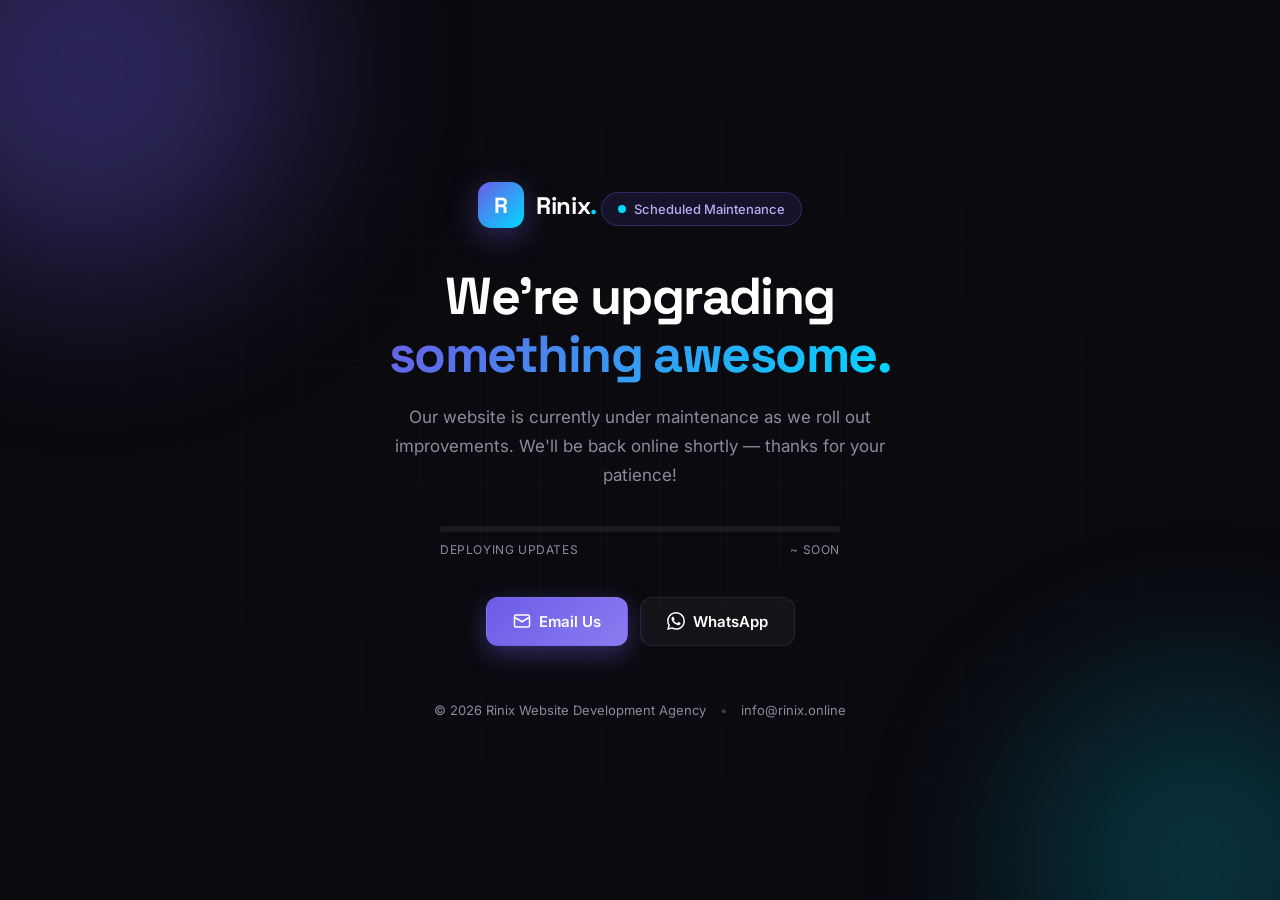
<file: index.html>
<!DOCTYPE html>
<html lang="en">
<head>
  <meta charset="UTF-8" />
  <meta name="viewport" content="width=device-width, initial-scale=1.0" />
  <title>Rinix — We'll Be Right Back</title>
  <meta name="description" content="Rinix Website Development Agency is currently under maintenance. We'll be back shortly." />
  <meta name="robots" content="noindex, nofollow" />
  <link rel="preconnect" href="https://fonts.googleapis.com" />
  <link rel="preconnect" href="https://fonts.gstatic.com" crossorigin />
  <link href="https://fonts.googleapis.com/css2?family=Space+Grotesk:wght@400;500;600;700&family=Inter:wght@400;500&display=swap" rel="stylesheet" />
  <style>
    *,
    *::before,
    *::after {
      margin: 0;
      padding: 0;
      box-sizing: border-box;
    }

    :root {
      --bg: #0a0a0f;
      --card: #12121a;
      --primary: #6c5ce7;
      --primary-glow: rgba(108, 92, 231, 0.4);
      --accent: #00d9ff;
      --text: #ffffff;
      --muted: #8b8b9e;
      --border: rgba(255, 255, 255, 0.08);
    }

    html, body {
      height: 100%;
    }

    body {
      font-family: 'Inter', system-ui, -apple-system, sans-serif;
      background: var(--bg);
      color: var(--text);
      display: flex;
      align-items: center;
      justify-content: center;
      min-height: 100vh;
      padding: 24px;
      overflow: hidden;
      position: relative;
    }

    /* Animated background orbs */
    .orb {
      position: fixed;
      border-radius: 50%;
      filter: blur(90px);
      opacity: 0.35;
      z-index: 0;
      pointer-events: none;
    }

    .orb-1 {
      width: 420px;
      height: 420px;
      background: var(--primary);
      top: -140px;
      left: -120px;
      animation: float1 12s ease-in-out infinite;
    }

    .orb-2 {
      width: 360px;
      height: 360px;
      background: var(--accent);
      bottom: -140px;
      right: -100px;
      opacity: 0.2;
      animation: float2 14s ease-in-out infinite;
    }

    @keyframes float1 {
      0%, 100% { transform: translate(0, 0) scale(1); }
      50% { transform: translate(60px, 40px) scale(1.1); }
    }

    @keyframes float2 {
      0%, 100% { transform: translate(0, 0) scale(1); }
      50% { transform: translate(-50px, -30px) scale(1.15); }
    }

    /* Grid overlay */
    .grid-overlay {
      position: fixed;
      inset: 0;
      background-image:
        linear-gradient(rgba(255, 255, 255, 0.025) 1px, transparent 1px),
        linear-gradient(90deg, rgba(255, 255, 255, 0.025) 1px, transparent 1px);
      background-size: 60px 60px;
      mask-image: radial-gradient(ellipse at center, black 20%, transparent 75%);
      -webkit-mask-image: radial-gradient(ellipse at center, black 20%, transparent 75%);
      z-index: 0;
      pointer-events: none;
    }

    .container {
      position: relative;
      z-index: 1;
      max-width: 680px;
      width: 100%;
      text-align: center;
    }

    /* Logo */
    .logo {
      display: inline-flex;
      align-items: center;
      gap: 12px;
      margin-bottom: 40px;
      text-decoration: none;
      animation: fadeUp 0.8s ease both;
    }

    .logo-mark {
      width: 46px;
      height: 46px;
      border-radius: 13px;
      background: linear-gradient(135deg, var(--primary), var(--accent));
      display: grid;
      place-items: center;
      font-family: 'Space Grotesk', sans-serif;
      font-weight: 700;
      font-size: 22px;
      color: #fff;
      box-shadow: 0 8px 30px var(--primary-glow);
    }

    .logo-text {
      font-family: 'Space Grotesk', sans-serif;
      font-size: 24px;
      font-weight: 700;
      letter-spacing: -0.02em;
      color: var(--text);
    }

    .logo-text span {
      color: var(--accent);
    }

    /* Status badge */
    .status-badge {
      display: inline-flex;
      align-items: center;
      gap: 8px;
      padding: 8px 16px;
      border-radius: 100px;
      background: rgba(108, 92, 231, 0.12);
      border: 1px solid rgba(108, 92, 231, 0.3);
      font-size: 13px;
      font-weight: 500;
      color: #b8adf5;
      margin-bottom: 28px;
      animation: fadeUp 0.8s ease 0.1s both;
    }

    .status-dot {
      width: 8px;
      height: 8px;
      border-radius: 50%;
      background: var(--accent);
      box-shadow: 0 0 0 0 rgba(0, 217, 255, 0.6);
      animation: pulse 2s infinite;
    }

    @keyframes pulse {
      0% { box-shadow: 0 0 0 0 rgba(0, 217, 255, 0.6); }
      70% { box-shadow: 0 0 0 10px rgba(0, 217, 255, 0); }
      100% { box-shadow: 0 0 0 0 rgba(0, 217, 255, 0); }
    }

    /* Heading */
    h1 {
      font-family: 'Space Grotesk', sans-serif;
      font-size: clamp(32px, 6vw, 52px);
      font-weight: 700;
      line-height: 1.1;
      letter-spacing: -0.03em;
      margin-bottom: 20px;
      animation: fadeUp 0.8s ease 0.2s both;
    }

    h1 .gradient {
      background: linear-gradient(135deg, var(--primary) 0%, var(--accent) 100%);
      -webkit-background-clip: text;
      background-clip: text;
      -webkit-text-fill-color: transparent;
    }

    p {
      font-size: clamp(15px, 2vw, 17px);
      line-height: 1.7;
      color: var(--muted);
      max-width: 520px;
      margin: 0 auto 36px;
      animation: fadeUp 0.8s ease 0.3s both;
    }

    /* Progress bar */
    .progress-wrap {
      max-width: 400px;
      margin: 0 auto 40px;
      animation: fadeUp 0.8s ease 0.4s both;
    }

    .progress-track {
      height: 6px;
      background: rgba(255, 255, 255, 0.07);
      border-radius: 100px;
      overflow: hidden;
    }

    .progress-bar {
      height: 100%;
      width: 0%;
      border-radius: 100px;
      background: linear-gradient(90deg, var(--primary), var(--accent));
      animation: load 4s ease-in-out infinite;
      box-shadow: 0 0 12px var(--primary-glow);
    }

    @keyframes load {
      0% { width: 0%; }
      50% { width: 75%; }
      100% { width: 100%; }
    }

    .progress-label {
      display: flex;
      justify-content: space-between;
      font-size: 12px;
      color: var(--muted);
      margin-top: 10px;
      letter-spacing: 0.05em;
      text-transform: uppercase;
    }

    /* Contact / CTA */
    .cta-group {
      display: flex;
      gap: 12px;
      justify-content: center;
      flex-wrap: wrap;
      animation: fadeUp 0.8s ease 0.5s both;
    }

    .btn {
      display: inline-flex;
      align-items: center;
      gap: 8px;
      padding: 14px 26px;
      border-radius: 12px;
      font-size: 15px;
      font-weight: 600;
      text-decoration: none;
      transition: all 0.25s ease;
      border: 1px solid transparent;
      cursor: pointer;
    }

    .btn-primary {
      background: linear-gradient(135deg, var(--primary), #8b7cf0);
      color: #fff;
      box-shadow: 0 8px 24px var(--primary-glow);
    }

    .btn-primary:hover {
      transform: translateY(-2px);
      box-shadow: 0 12px 32px var(--primary-glow);
    }

    .btn-ghost {
      background: rgba(255, 255, 255, 0.04);
      border-color: var(--border);
      color: var(--text);
    }

    .btn-ghost:hover {
      background: rgba(255, 255, 255, 0.08);
      border-color: rgba(255, 255, 255, 0.18);
      transform: translateY(-2px);
    }

    .btn svg {
      width: 18px;
      height: 18px;
    }

    /* Footer */
    .footer {
      margin-top: 56px;
      font-size: 13px;
      color: var(--muted);
      animation: fadeUp 0.8s ease 0.6s both;
    }

    .footer a {
      color: var(--muted);
      text-decoration: none;
      transition: color 0.2s ease;
    }

    .footer a:hover {
      color: var(--accent);
    }

    .footer .divider {
      margin: 0 10px;
      opacity: 0.4;
    }

    @keyframes fadeUp {
      from {
        opacity: 0;
        transform: translateY(24px);
      }
      to {
        opacity: 1;
        transform: translateY(0);
      }
    }

    /* Reduced motion */
    @media (prefers-reduced-motion: reduce) {
      *, *::before, *::after {
        animation-duration: 0.01ms !important;
        animation-iteration-count: 1 !important;
        transition-duration: 0.01ms !important;
      }
    }

    @media (max-width: 480px) {
      .orb { filter: blur(70px); }
      .logo-mark { width: 40px; height: 40px; font-size: 19px; }
      .logo-text { font-size: 21px; }
      .cta-group { flex-direction: column; }
      .btn { width: 100%; justify-content: center; }
    }
  </style>
</head>
<body>
  <!-- Background effects -->
  <div class="orb orb-1"></div>
  <div class="orb orb-2"></div>
  <div class="grid-overlay"></div>

  <main class="container">
    <!-- Logo -->
    <a href="/" class="logo" aria-label="Rinix Home">
      <div class="logo-mark">R</div>
      <div class="logo-text">Rinix<span>.</span></div>
    </a>

    <!-- Status -->
    <div class="status-badge">
      <span class="status-dot"></span>
      Scheduled Maintenance
    </div>

    <!-- Heading -->
    <h1>
      We're upgrading<br />
      <span class="gradient">something awesome.</span>
    </h1>

    <!-- Description -->
    <p>
      Our website is currently under maintenance as we roll out improvements.
      We'll be back online shortly — thanks for your patience!
    </p>

    <!-- Progress -->
    <div class="progress-wrap">
      <div class="progress-track">
        <div class="progress-bar"></div>
      </div>
      <div class="progress-label">
        <span>Deploying updates</span>
        <span>~ Soon</span>
      </div>
    </div>

    <!-- CTA -->
    <div class="cta-group">
      <a href="mailto:info@rinix.online" class="btn btn-primary">
        <svg viewBox="0 0 24 24" fill="none" stroke="currentColor" stroke-width="2" stroke-linecap="round" stroke-linejoin="round">
          <rect x="2" y="4" width="20" height="16" rx="2" />
          <path d="m22 7-10 6L2 7" />
        </svg>
        Email Us
      </a>
      <a href="https://wa.me/919725936153" target="_blank" rel="noopener" class="btn btn-ghost">
        <svg viewBox="0 0 24 24" fill="currentColor">
          <path d="M17.472 14.382c-.297-.149-1.758-.867-2.03-.967-.273-.099-.471-.148-.67.15-.197.297-.767.966-.94 1.164-.173.199-.347.223-.644.075-.297-.15-1.255-.463-2.39-1.475-.883-.788-1.48-1.761-1.653-2.059-.173-.297-.018-.458.13-.606.134-.133.298-.347.446-.52.149-.174.198-.298.298-.497.099-.198.05-.371-.025-.52-.075-.149-.669-1.612-.916-2.207-.242-.579-.487-.5-.669-.51-.173-.008-.371-.01-.57-.01-.198 0-.52.074-.792.372-.272.297-1.04 1.016-1.04 2.479 0 1.462 1.065 2.875 1.213 3.074.149.198 2.096 3.2 5.077 4.487.709.306 1.262.489 1.694.625.712.227 1.36.195 1.871.118.571-.085 1.758-.719 2.006-1.413.248-.694.248-1.289.173-1.413-.074-.124-.272-.198-.57-.347m-5.421 7.403h-.004a9.87 9.87 0 01-5.031-1.378l-.361-.214-3.741.982.998-3.648-.235-.374a9.86 9.86 0 01-1.51-5.26c.001-5.45 4.436-9.884 9.888-9.884 2.64 0 5.122 1.03 6.988 2.898a9.825 9.825 0 012.893 6.994c-.003 5.45-4.437 9.884-9.885 9.884m8.413-18.297A11.815 11.815 0 0012.05 0C5.495 0 .16 5.335.157 11.892c0 2.096.547 4.142 1.588 5.945L.057 24l6.305-1.654a11.882 11.882 0 005.683 1.448h.005c6.554 0 11.89-5.335 11.893-11.893a11.821 11.821 0 00-3.48-8.413z"/>
        </svg>
        WhatsApp
      </a>
    </div>

    <!-- Footer -->
    <footer class="footer">
      &copy; <span id="year"></span> Rinix Website Development Agency
      <span class="divider">•</span>
      <a href="mailto:info@rinix.online">info@rinix.online</a>
    </footer>
  </main>

  <script>
    // Auto-update year
    document.getElementById('year').textContent = new Date().getFullYear();

    // Optional: auto-refresh every 5 minutes to check if site is back
    // setTimeout(() => location.reload(), 300000);
  </script>
</body>
</html>
</file>
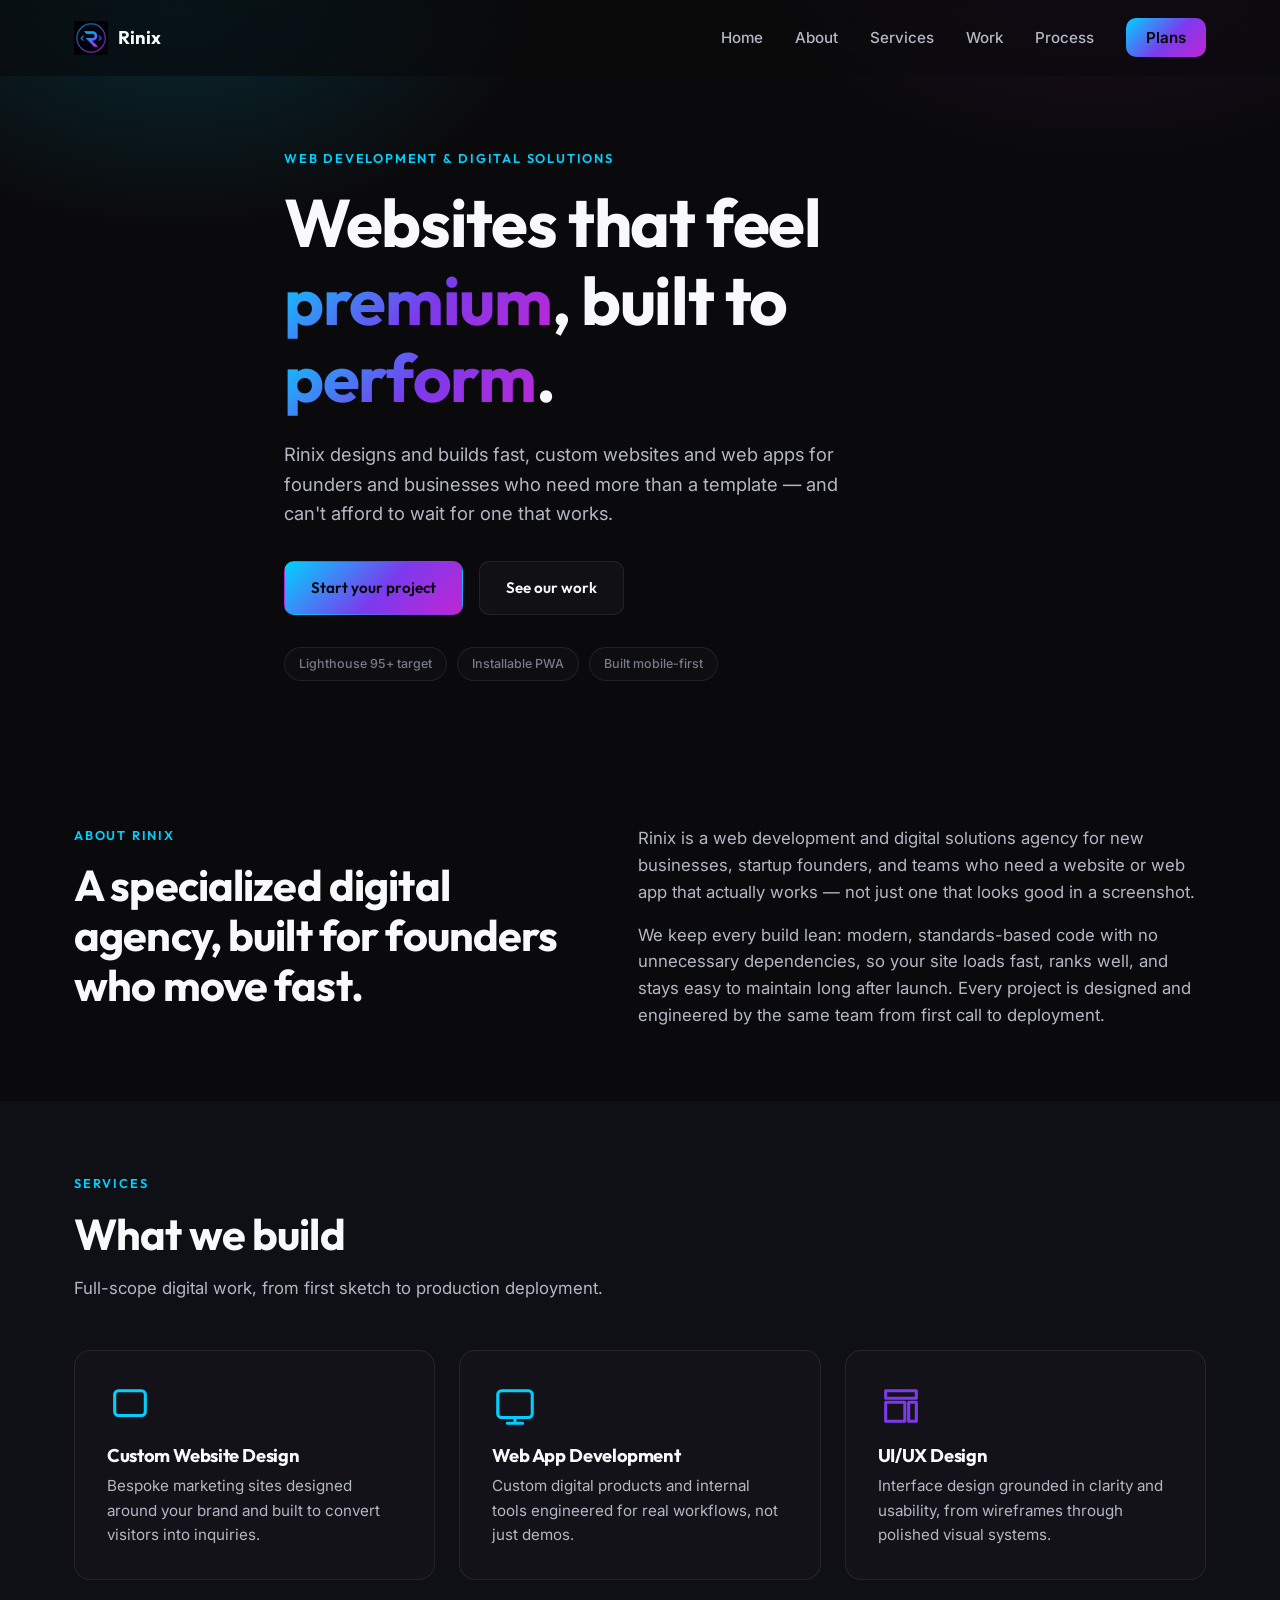
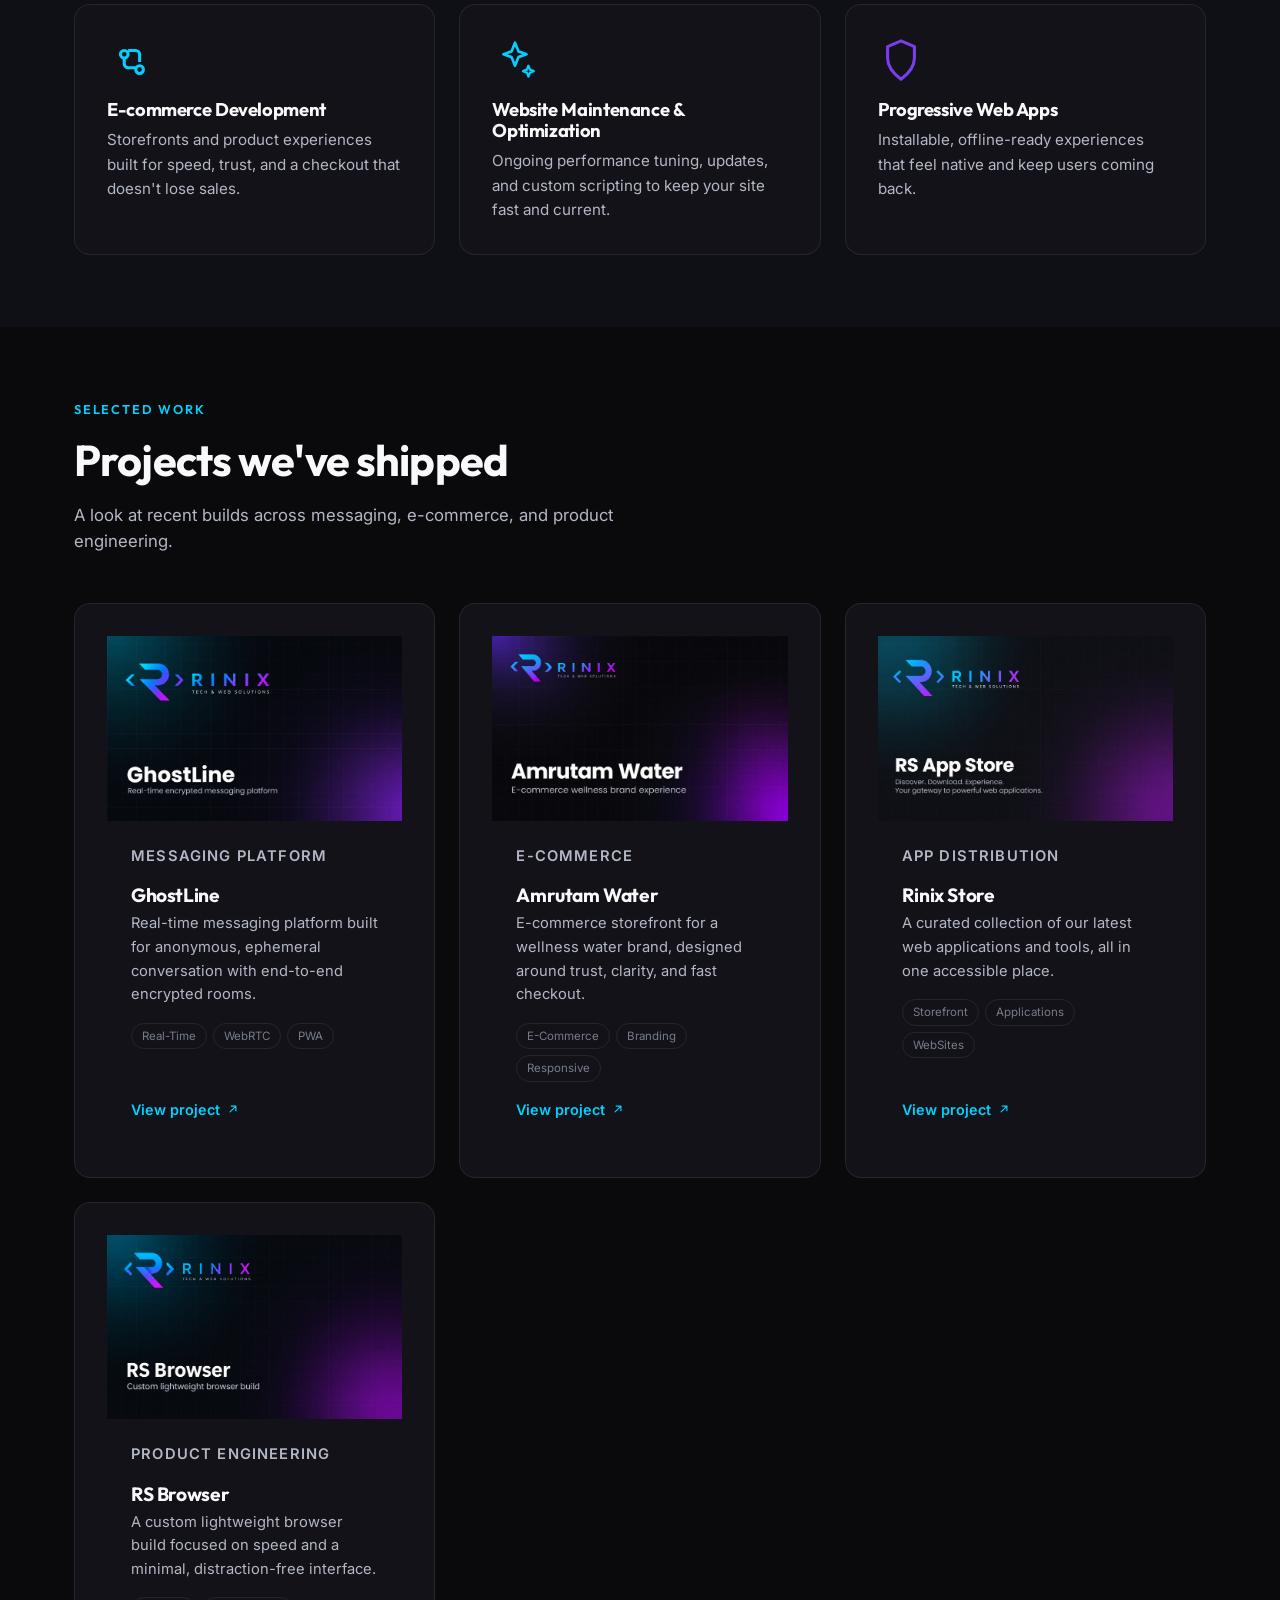
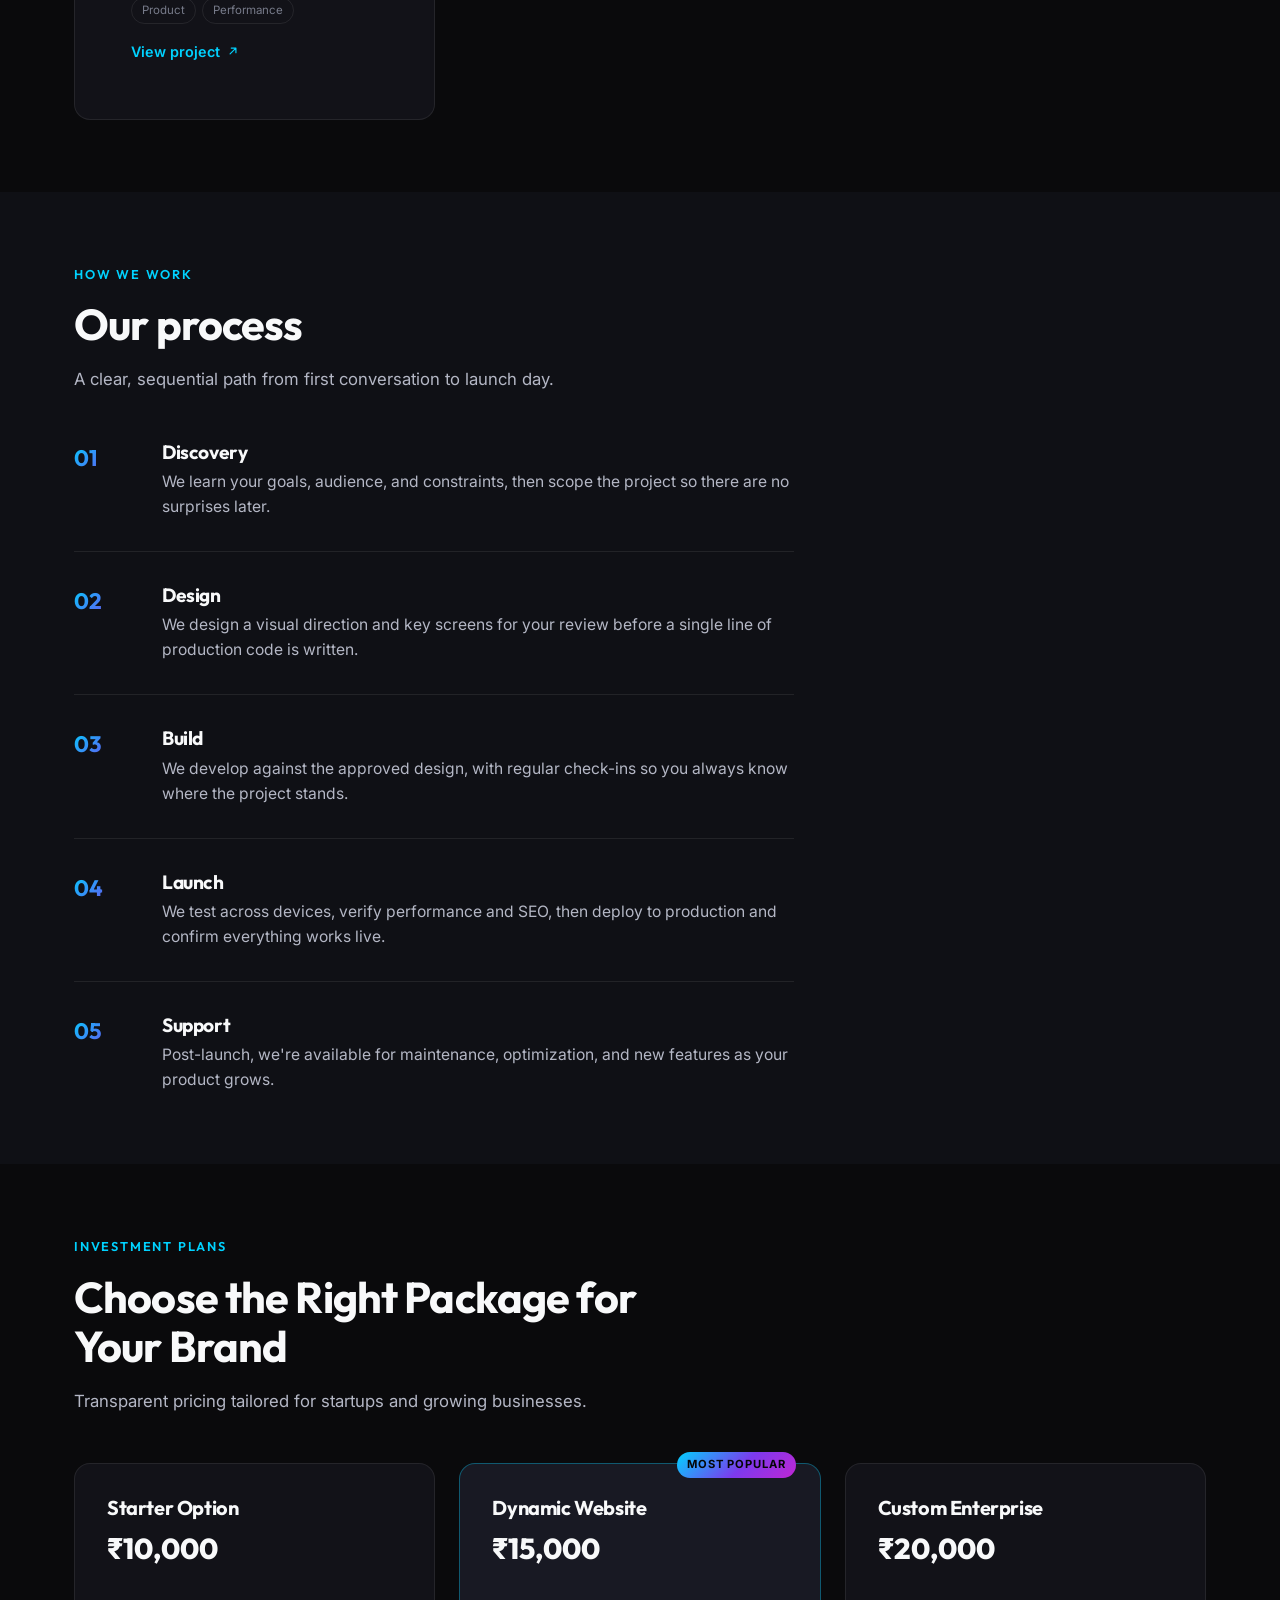
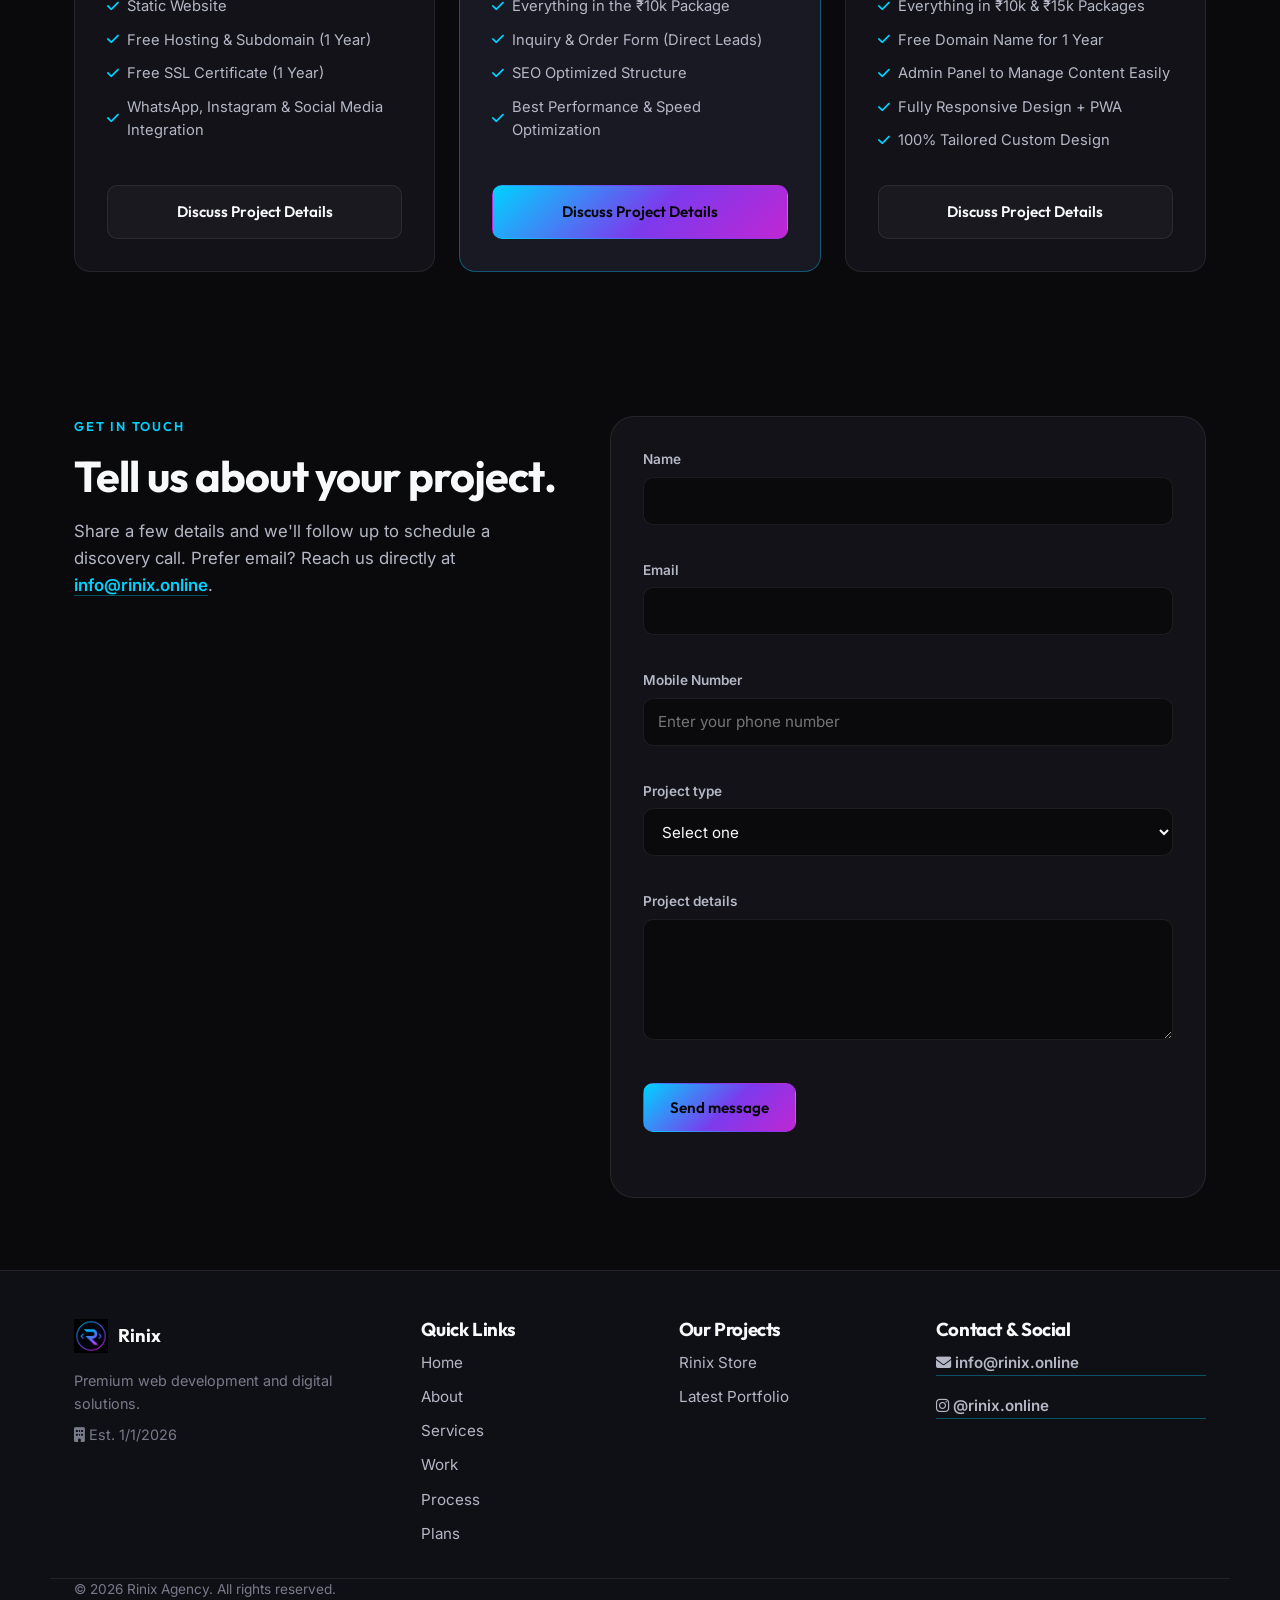
<file: index2.html>
<!DOCTYPE html>
<html lang="en">
<head>
  <meta charset="UTF-8">
  <meta name="viewport" content="width=device-width, initial-scale=1, viewport-fit=cover">
  <title>Rinix Agency | Premium Web Development and Digital Solutions</title>
  <meta name="description" content="Rinix builds premium websites, web apps, and digital products for startups and growing businesses. Custom design, fast builds, real results.">
  <link rel="canonical" href="https://rinix.online/">
  <meta name="theme-color" content="#0A0A0C">
  <meta name="color-scheme" content="dark">
  <meta name="robots" content="index, follow, max-image-preview:large">
  <meta name="author" content="Rinix Agency">
  <meta name="keywords" content="web development agency, custom web design, UI UX design, e-commerce development, web app development, website maintenance">

  <!-- Open Graph -->
  <meta property="og:type" content="website">
  <meta property="og:title" content="Rinix Agency | Premium Web Development and Digital Solutions">
  <meta property="og:description" content="Rinix builds premium websites, web apps, and digital products for startups and growing businesses. Custom design, fast builds, real results.">
  <meta property="og:image" content="https://rinix.online/og-image.webp">
  <meta property="og:image:width" content="1200">
  <meta property="og:image:height" content="630">
  <meta property="og:url" content="https://rinix.online/">
  <meta property="og:site_name" content="Rinix Agency">

  <!-- Twitter -->
  <meta name="twitter:card" content="summary_large_image">
  <meta name="twitter:title" content="Rinix Agency | Premium Web Development and Digital Solutions">
  <meta name="twitter:description" content="Rinix builds premium websites, web apps, and digital products for startups and growing businesses.">
  <meta name="twitter:image" content="https://rinix.online/og-image.webp">

  <!-- PWA -->
  <link rel="manifest" href="manifest.json">
  <link rel="icon" href="favicon.ico" sizes="any">
  <link rel="icon" type="image/webp" href="icon-192.webp" sizes="192x192">
  <link rel="apple-touch-icon" href="icon-192.webp">

  <!-- Analytics slots (fill in production IDs before deploy) -->
  <!-- <script async src="https://www.googletagmanager.com/gtag/js?id=G-XXXXXXX"></script> -->
  <!-- <meta name="google-site-verification" content="PASTE_SEARCH_CONSOLE_CODE_HERE"> -->

  <!-- Fonts Preload & Swap Fix -->
  <link rel="preconnect" href="https://fonts.googleapis.com">
  <link rel="preconnect" href="https://fonts.gstatic.com" crossorigin>
  <link rel="preload" as="style" href="https://fonts.googleapis.com/css2?family=Outfit:wght@400;500;600;700;800&family=Inter:wght@400;500;600&display=swap">
  <link href="https://fonts.googleapis.com/css2?family=Outfit:wght@400;500;600;700;800&family=Inter:wght@400;500;600&display=swap" rel="stylesheet">

  <!-- Font Awesome for Premium Icons -->
  <!-- Font Awesome non-blocking load -->
  <link rel="stylesheet" href="https://cdnjs.cloudflare.com/ajax/libs/font-awesome/6.4.0/css/all.min.css" media="print" onload="this.media='all'">
  <noscript><link rel="stylesheet" href="https://cdnjs.cloudflare.com/ajax/libs/font-awesome/6.4.0/css/all.min.css"></noscript>
  <link rel="preload" href="logo.webp" as="image">
  <!-- Non-blocking CSS Loading -->
  <link rel="stylesheet" href="style.css" media="print" onload="this.media='all'">
  <noscript><link rel="stylesheet" href="style.css"></noscript>

  <link rel="stylesheet" href="responsive.css" media="print" onload="this.media='all'">
  <noscript><link rel="stylesheet" href="responsive.css"></noscript>

<link rel="preconnect" href="https://fonts.gstatic.com" crossorigin>
<link rel="stylesheet" href="https://fonts.googleapis.com/css2?family=Outfit:wght@400;500;600;700;800&family=Inter:wght@400;500;600&display=swap" media="print" onload="this.media='all'">
<noscript>
  <link rel="stylesheet" href="https://fonts.googleapis.com/css2?family=Outfit:wght@400;500;600;700;800&family=Inter:wght@400;500;600&display=swap">
</noscript>

  <!-- Organization Schema -->
  <script type="application/ld+json">
    {
      "@context": "https://schema.org",
      "@type": "Organization",
      "name": "Rinix Agency",
      "url": "https://rinix.online/",
      "logo": "https://rinix.online/logo.webp",
      "description": "Premium web development and digital solutions agency building custom websites, web apps, and e-commerce platforms.",
      "email": "info@rinix.online",
      "sameAs": []
    }
  </script>

  <!-- Service Schema -->
  <script type="application/ld+json">
    {
      "@context": "https://schema.org",
      "@type": "Service",
      "serviceType": "Web Development and Digital Design",
      "provider": {
        "@type": "Organization",
        "name": "Rinix Agency"
      },
      "areaServed": "Worldwide",
      "description": "Custom website design, web app development, UI/UX design, e-commerce platforms, and website maintenance for businesses and startups.",
      "hasOfferCatalog": {
        "@type": "OfferCatalog",
        "name": "Rinix Services",
        "itemListElement": [{
          "@type": "Offer",
          "itemOffered": {
            "@type": "Service",
            "name": "Custom Website Design"
          }
        },
          {
            "@type": "Offer",
            "itemOffered": {
              "@type": "Service",
              "name": "Web App Development"
            }
          },
          {
            "@type": "Offer",
            "itemOffered": {
              "@type": "Service",
              "name": "UI/UX Design"
            }
          },
          {
            "@type": "Offer",
            "itemOffered": {
              "@type": "Service",
              "name": "E-commerce Development"
            }
          },
          {
            "@type": "Offer",
            "itemOffered": {
              "@type": "Service",
              "name": "Website Maintenance & Optimization"
            }
          }]
      }
    }
  </script>

  <!-- FAQ Schema -->
  <script type="application/ld+json">
    {
      "@context": "https://schema.org",
      "@type": "FAQPage",
      "mainEntity": [{
        "@type": "Question",
        "name": "How long does a typical project take?",
        "acceptedAnswer": {
          "@type": "Answer",
          "text": "Most marketing websites take two to four weeks. Custom web apps and e-commerce platforms typically run four to eight weeks depending on scope."
        }
      },
        {
          "@type": "Question",
          "name": "Does Rinix offer ongoing maintenance after launch?",
          "acceptedAnswer": {
            "@type": "Answer",
            "text": "Yes. Rinix offers ongoing maintenance, performance optimization, and custom scripting after your site or app goes live."
          }
        },
        {
          "@type": "Question",
          "name": "What technologies does Rinix build with?",
          "acceptedAnswer": {
            "@type": "Answer",
            "text": "Rinix builds with modern, lightweight, standards-based technology chosen for each project's needs, prioritizing speed, accessibility, and long-term maintainability."
          }
        },
        {
          "@type": "Question",
          "name": "How do I start a project with Rinix?",
          "acceptedAnswer": {
            "@type": "Answer",
            "text": "Reach out through the contact form or email info@rinix.online with a short description of your project, and Rinix will follow up to schedule a discovery call."
          }
        }]
    }
  </script>
</head>
<body>

  <a class="skip-link" href="#main">Skip to main content</a>

  <!-- ===== NAVIGATION ===== -->
  <header class="site-header" id="site-header">
    <nav class="navbar" aria-label="Primary navigation">
      <a href="#top" class="brand" aria-label="Rinix Agency home">
        <img src="logo.webp" alt="Rinix logo" class="brand-mark" width="34" height="34" fetchpriority="high" loading="eager">

        <span class="brand-word">Rinix</span>
      </a>

      <button class="nav-toggle" id="navToggle" aria-expanded="false" aria-controls="navMenu" aria-label="Open menu">
        <span></span><span></span><span></span>
      </button>

      <ul class="nav-menu" id="navMenu">
        <li><a href="#top" class="nav-link">Home</a></li>
        <li><a href="#about" class="nav-link">About</a></li>
        <li><a href="#services" class="nav-link">Services</a></li>
        <li><a href="#work" class="nav-link">Work</a></li>
        <li><a href="#process" class="nav-link">Process</a></li>
        <li><a href="#plans" class="nav-link nav-cta">Plans</a></li>
      </ul>
    </nav>
  </header>

  <main id="main">

    <!-- ===== HERO ===== -->
    <section class="hero" id="top">
      <div class="hero-glow" aria-hidden="true"></div>
      <div class="container hero-inner">
        <p class="eyebrow reveal">
          Web development &amp; digital solutions
        </p>
        <h1 class="hero-title reveal">
          Websites that feel <span class="gradient-text">premium</span>,
          built to <span class="gradient-text">perform</span>.
        </h1>
        <p class="hero-sub reveal">
          Rinix designs and builds fast, custom websites and web apps for founders
          and businesses who need more than a template &mdash; and can't afford to wait
          for one that works.
        </p>
        <div class="hero-actions reveal">
          <a href="#contact" class="btn btn-primary">Start your project</a>
          <a href="#work" class="btn btn-secondary">See our work</a>
        </div>
        <div class="hero-meta reveal" aria-label="Build quality indicators">
          <span class="meta-pill">Lighthouse 95+ target</span>
          <span class="meta-pill">Installable PWA</span>
          <span class="meta-pill">Built mobile-first</span>
        </div>
      </div>
    </section>

    <!-- ===== ABOUT ===== -->
    <section class="section" id="about">
      <div class="container about-grid">
        <div class="reveal">
          <p class="eyebrow">
            About Rinix
          </p>
          <h2 class="section-title">A specialized digital agency, built for founders who move fast.</h2>
        </div>
        <div class="about-copy reveal">
          <p>
            Rinix is a web development and digital solutions agency for new
            businesses, startup founders, and teams who need a website or
            web app that actually works &mdash; not just one that looks good in a
            screenshot.
          </p>
          <p>
            We keep every build lean: modern, standards-based code with no
            unnecessary dependencies, so your site loads fast, ranks well, and
            stays easy to maintain long after launch. Every project is designed
            and engineered by the same team from first call to
            deployment.
          </p>
        </div>
      </div>
    </section>

    <!-- ===== SERVICES ===== -->
    <section class="section section-alt" id="services">
      <div class="container">
        <div class="section-head reveal">
          <p class="eyebrow">
            Services
          </p>
          <h2 class="section-title">What we build</h2>
          <p class="section-sub">
            Full-scope digital work, from first sketch to production deployment.
          </p>
        </div>

        <div class="grid services-grid">
          <article class="card service-card reveal">
            <div class="card-icon" aria-hidden="true">
              <svg viewBox="0 0 24 24" fill="none"><path d="M4 6a2 2 0 012-2h12a2 2 0 012 2v9a2 2 0 01-2 2H6a2 2 0 01-2-2V6z" stroke="url(#g1)" stroke-width="1.6" /><path d="M2 20h20" stroke="url(#g1)" stroke-width="1.6" stroke-linecap="round" /><defs><linearGradient id="g1" x1="0" y1="0" x2="24" y2="24"><stop stop-color="#00D2FF" /><stop offset="1" stop-color="#C026D3" /></linearGradient></defs></svg>
            </div>
            <h3>Custom Website Design</h3>
            <p>
              Bespoke marketing sites designed around your brand and built to convert visitors into inquiries.
            </p>
          </article>

          <article class="card service-card reveal">
            <div class="card-icon" aria-hidden="true">
              <svg viewBox="0 0 24 24" fill="none"><rect x="3" y="4" width="18" height="14" rx="2" stroke="url(#g2)" stroke-width="1.6" /><path d="M8 21h8M12 18v3" stroke="url(#g2)" stroke-width="1.6" stroke-linecap="round" /><defs><linearGradient id="g2" x1="0" y1="0" x2="24" y2="24"><stop stop-color="#00D2FF" /><stop offset="1" stop-color="#7C3AED" /></linearGradient></defs></svg>
            </div>
            <h3>Web App Development</h3>
            <p>
              Custom digital products and internal tools engineered for real workflows, not just demos.
            </p>
          </article>

          <article class="card service-card reveal">
            <div class="card-icon" aria-hidden="true">
              <svg viewBox="0 0 24 24" fill="none"><path d="M4 4h16v4H4zM4 10h10v10H4zM16 10h4v10h-4z" stroke="url(#g3)" stroke-width="1.6" stroke-linejoin="round" /><defs><linearGradient id="g3" x1="0" y1="0" x2="24" y2="24"><stop stop-color="#7C3AED" /><stop offset="1" stop-color="#C026D3" /></linearGradient></defs></svg>
            </div>
            <h3>UI/UX Design</h3>
            <p>
              Interface design grounded in clarity and usability, from wireframes through polished visual systems.
            </p>
          </article>

          <article class="card service-card reveal">
            <div class="card-icon" aria-hidden="true">
              <svg viewBox="0 0 24 24" fill="none"><circle cx="9" cy="9" r="2" stroke="url(#g4)" stroke-width="1.6" /><circle cx="17" cy="17" r="2" stroke="url(#g4)" stroke-width="1.6" /><path d="M9 11v3a2 2 0 002 2h4M17 13V9a2 2 0 00-2-2h-4" stroke="url(#g4)" stroke-width="1.6" /><defs><linearGradient id="g4" x1="0" y1="0" x2="24" y2="24"><stop stop-color="#00D2FF" /><stop offset="1" stop-color="#C026D3" /></linearGradient></defs></svg>
            </div>
            <h3>E-commerce Development</h3>
            <p>
              Storefronts and product experiences built for speed, trust, and a checkout that doesn't lose sales.
            </p>
          </article>

          <article class="card service-card reveal">
            <div class="card-icon" aria-hidden="true">
              <svg viewBox="0 0 24 24" fill="none"><path d="M12 3l1.8 4.5L18 9l-4.2 1.5L12 15l-1.8-4.5L6 9l4.2-1.5L12 3z" stroke="url(#g5)" stroke-width="1.4" stroke-linejoin="round" /><path d="M19 15l.8 2 2 .8-2 .8-.8 2-.8-2-2-.8 2-.8.8-2z" stroke="url(#g5)" stroke-width="1.2" stroke-linejoin="round" /><defs><linearGradient id="g5" x1="0" y1="0" x2="24" y2="24"><stop stop-color="#00D2FF" /><stop offset="1" stop-color="#7C3AED" /></linearGradient></defs></svg>
            </div>
            <h3>Website Maintenance &amp; Optimization</h3>
            <p>
              Ongoing performance tuning, updates, and custom scripting to keep your site fast and current.
            </p>
          </article>

          <article class="card service-card reveal">
            <div class="card-icon" aria-hidden="true">
              <svg viewBox="0 0 24 24" fill="none"><path d="M12 2l7 3v6c0 5-3.5 8.5-7 11-3.5-2.5-7-6-7-11V5l7-3z" stroke="url(#g6)" stroke-width="1.6" stroke-linejoin="round" /><defs><linearGradient id="g6" x1="0" y1="0" x2="24" y2="24"><stop stop-color="#7C3AED" /><stop offset="1" stop-color="#00D2FF" /></linearGradient></defs></svg>
            </div>
            <h3>Progressive Web Apps</h3>
            <p>
              Installable, offline-ready experiences that feel native and keep users coming back.
            </p>
          </article>
        </div>
      </div>
    </section>

    <!-- ===== PORTFOLIO ===== -->
    <section class="section" id="work">
      <div class="container">
        <div class="section-head reveal">
          <p class="eyebrow">
            Selected work
          </p>
          <h2 class="section-title">Projects we've shipped</h2>
          <p class="section-sub">
            A look at recent builds across messaging, e-commerce, and product engineering.
          </p>
        </div>

        <div class="grid portfolio-grid" id="portfolioGrid">
          <!-- Rendered by app.js from the portfolioProjects data array -->
        </div>
      </div>
    </section>

    <!-- ===== PROCESS ===== -->
    <section class="section section-alt" id="process">
      <div class="container">
        <div class="section-head reveal">
          <p class="eyebrow">
            How we work
          </p>
          <h2 class="section-title">Our process</h2>
          <p class="section-sub">
            A clear, sequential path from first conversation to launch day.
          </p>
        </div>

        <ol class="process-list">
          <li class="process-step reveal">
            <span class="step-index">01</span>
            <div>
              <h3>Discovery</h3>
              <p>
                We learn your goals, audience, and constraints, then scope the project so there are no surprises later.
              </p>
            </div>
          </li>
          <li class="process-step reveal">
            <span class="step-index">02</span>
            <div>
              <h3>Design</h3>
              <p>
                We design a visual direction and key screens for your review before a single line of production code is written.
              </p>
            </div>
          </li>
          <li class="process-step reveal">
            <span class="step-index">03</span>
            <div>
              <h3>Build</h3>
              <p>
                We develop against the approved design, with regular check-ins so you always know where the project stands.
              </p>
            </div>
          </li>
          <li class="process-step reveal">
            <span class="step-index">04</span>
            <div>
              <h3>Launch</h3>
              <p>
                We test across devices, verify performance and SEO, then deploy to production and confirm everything works live.
              </p>
            </div>
          </li>
          <li class="process-step reveal">
            <span class="step-index">05</span>
            <div>
              <h3>Support</h3>
              <p>
                Post-launch, we're available for maintenance, optimization, and new features as your product grows.
              </p>
            </div>
          </li>
        </ol>
      </div>
    </section>

<!-- ===== PRICING PLANS ===== -->
<section class="section" id="plans">
  <div class="container">
    <div class="section-head reveal">
      <p class="eyebrow">Investment plans</p>
      <h2 class="section-title">Choose the Right Package for Your Brand</h2>
      <p class="section-sub">
        Transparent pricing tailored for startups and growing businesses.
      </p>
    </div>

    <div class="pricing-grid">
      <!-- Starter Option -->
      <article class="card pricing-card reveal">
        <h3>Starter Option</h3>
        <div class="pricing-price">₹10,000</div>
        <ul class="pricing-features">
          <li><i class="fa-solid fa-check"></i> Static Website</li>
          <li><i class="fa-solid fa-check"></i> Free Hosting & Subdomain (1 Year)</li>
          <li><i class="fa-solid fa-check"></i> Free SSL Certificate (1 Year)</li>
          <li><i class="fa-solid fa-check"></i> WhatsApp, Instagram & Social Media Integration</li>
        </ul>
        <a href="#contact" class="btn btn-secondary">Discuss Project Details</a>
      </article>

      <!-- Most Popular -->
      <article class="card pricing-card popular reveal">
        <span class="pricing-badge">Most Popular</span>
        <h3>Dynamic Website</h3>
        <div class="pricing-price">₹15,000</div>
        <ul class="pricing-features">
          <li><i class="fa-solid fa-check"></i> Everything in the ₹10k Package</li>
          <li><i class="fa-solid fa-check"></i> Inquiry & Order Form (Direct Leads)</li>
          <li><i class="fa-solid fa-check"></i> SEO Optimized Structure</li>
          <li><i class="fa-solid fa-check"></i> Best Performance & Speed Optimization</li>
        </ul>
        <a href="#contact" class="btn btn-primary">Discuss Project Details</a>
      </article>

      <!-- Ultimate Custom Solution -->
      <article class="card pricing-card reveal" id="plan">
        <h3>Custom Enterprise</h3>
        <div class="pricing-price">₹20,000</div>
        <ul class="pricing-features">
          <li><i class="fa-solid fa-check"></i> Everything in ₹10k & ₹15k Packages</li>
          <li><i class="fa-solid fa-check"></i> Free Domain Name for 1 Year</li>
          <li><i class="fa-solid fa-check"></i> Admin Panel to Manage Content Easily</li>
          <li><i class="fa-solid fa-check"></i> Fully Responsive Design + PWA</li>
          <li><i class="fa-solid fa-check"></i> 100% Tailored Custom Design</li>
        </ul>
        <a href="#contact" class="btn btn-secondary">Discuss Project Details</a>
      </article>
    </div>
  </div>
</section>


    <!-- ===== CONTACT ===== -->
    <section class="section" id="contact">
      <div class="container contact-grid">
        <div class="reveal">
          <p class="eyebrow">
            Get in touch
          </p>
          <h2 class="section-title">Tell us about your project.</h2>
          <p class="section-sub">
            Share a few details and we'll follow up to schedule a discovery call.
            Prefer email? Reach us directly at
            <a class="inline-link" href="mailto:info@rinix.online">info@rinix.online</a>.
          </p>
        </div>

        <form class="contact-form reveal" id="contactForm" name="contact" method="POST" data-netlify="true" novalidate>

          <!-- Netlify ke liye zaroori hidden field -->
          <input type="hidden" name="form-name" value="contact">

          <!-- Hidden honeypot field for spam protection (optional) -->
          <div style="position: absolute; left: -9999px;" aria-hidden="true">
            <input type="text" name="_gotcha" tabindex="-1" autocomplete="off" />
        </div>

        <div class="form-row">
          <label for="cf-name">Name</label>
          <input type="text" id="cf-name" name="name" autocomplete="name" required aria-required="true">
          <span class="field-error" id="err-name" role="alert"></span>
        </div>

        <div class="form-row">
          <label for="cf-email">Email</label>
          <input type="email" id="cf-email" name="email" autocomplete="email" required aria-required="true">
          <span class="field-error" id="err-email" role="alert"></span>
        </div>

        <div class="form-row">
          <label for="cf-phone">Mobile Number</label>
          <input type="tel" id="cf-phone" name="phone" autocomplete="tel" placeholder="Enter your phone number" required aria-required="true">
          <span class="field-error" id="err-phone" role="alert"></span>
        </div>

        <div class="form-row">
          <label for="cf-project">Project type</label>
          <select id="cf-project" name="project" required aria-required="true">
            <option value="" disabled selected>Select one</option>
            <option value="Website">Custom website</option>
            <option value="Web App">Web app</option>
            <option value="UI/UX">UI/UX design</option>
            <option value="E-commerce">E-commerce platform</option>
            <option value="Maintenance">Maintenance / optimization</option>
            <option value="Other">Other</option>
          </select>
          <span class="field-error" id="err-project" role="alert"></span>
        </div>

        <div class="form-row">
          <label for="cf-message">Project details</label>
          <textarea id="cf-message" name="message" rows="5" required aria-required="true"></textarea>
          <span class="field-error" id="err-message" role="alert"></span>
        </div>

        <button type="submit" class="btn btn-primary form-submit">Send message</button>

        <p class="form-status" id="formStatus" role="status" aria-live="polite"></p>
      </form>

    </div>
  </section>

</main>

<!-- ===== FOOTER ===== -->
<!-- ===== FOOTER ===== -->
<footer class="site-footer">
  <div class="container footer-grid">

    <!-- 1. Brand & Details -->
    <div class="footer-brand">
      <a href="#top" class="brand" aria-label="Rinix Agency home">
        <img loading="lazy" src="logo.webp" alt="Rinix logo" class="brand-mark" width="28" height="28">
        <span class="brand-word">Rinix</span>
      </a>
      <p class="footer-tag">
        Premium web development and digital solutions.
      </p>
      <p class="footer-tag" style="margin-top: 8px;">
        <i class="fa-solid fa-building"></i> Est. 1/1/2026
      </p>
    </div>

    <!-- 2. Quick Links -->
    <div class="footer-nav" aria-label="Quick links">
      <h3>Quick Links</h3>
      <a href="#top">Home</a>
      <a href="#about">About</a>
      <a href="#services">Services</a>
      <a href="#work">Work</a>
      <a href="#process">Process</a>
      <a href="#plans">Plans</a>
    </div>

    <!-- 3. Projects & Portfolio -->
    <div class="footer-nav" aria-label="Our Projects">
      <h3>Our Projects</h3>
      <a href="https://store.rinix.online/" target="_blank" rel="noopener noreferrer">Rinix Store</a>
      <a href="https://rehansandhi181.blogspot.com" target="_blank" rel="noopener noreferrer">Latest Portfolio</a>
    </div>

    <!-- 4. Contact & Social -->
    <div class="footer-contact">
      <h3>Contact & Social</h3>
      <a class="inline-link" href="mailto:info@rinix.online">
        <i class="fa-solid fa-envelope"></i> info@rinix.online
      </a>
      <a class="inline-link" href="https://instagram.com/rinix.online" target="_blank" rel="noopener noreferrer" style="margin-top: 8px;">
        <i class="fa-brands fa-instagram"></i> @rinix.online
      </a>
    </div>


  </div>

  <!-- Copyright & All Rights Reserved -->
  <div class="container footer-bottom">
    <p>
      &copy; <span id="year">2026</span> Rinix Agency. All rights reserved.
    </p>
  </div>
</footer>


<!-- index.html mein -->
<div class="install-toast" id="installToast" hidden>
  <span>Install Rinix as an app for faster access.</span>
  <button id="installBtn" class="btn btn-secondary btn-sm">Install</button>
  <button id="installDismiss" class="toast-dismiss" aria-label="Dismiss">
    <i class="fa-solid fa-xmark"></i>
  </button>
</div>


<script src="app.js" defer></script>
<script src="sw-register.js" defer></script>
</body>
</html>
</file>
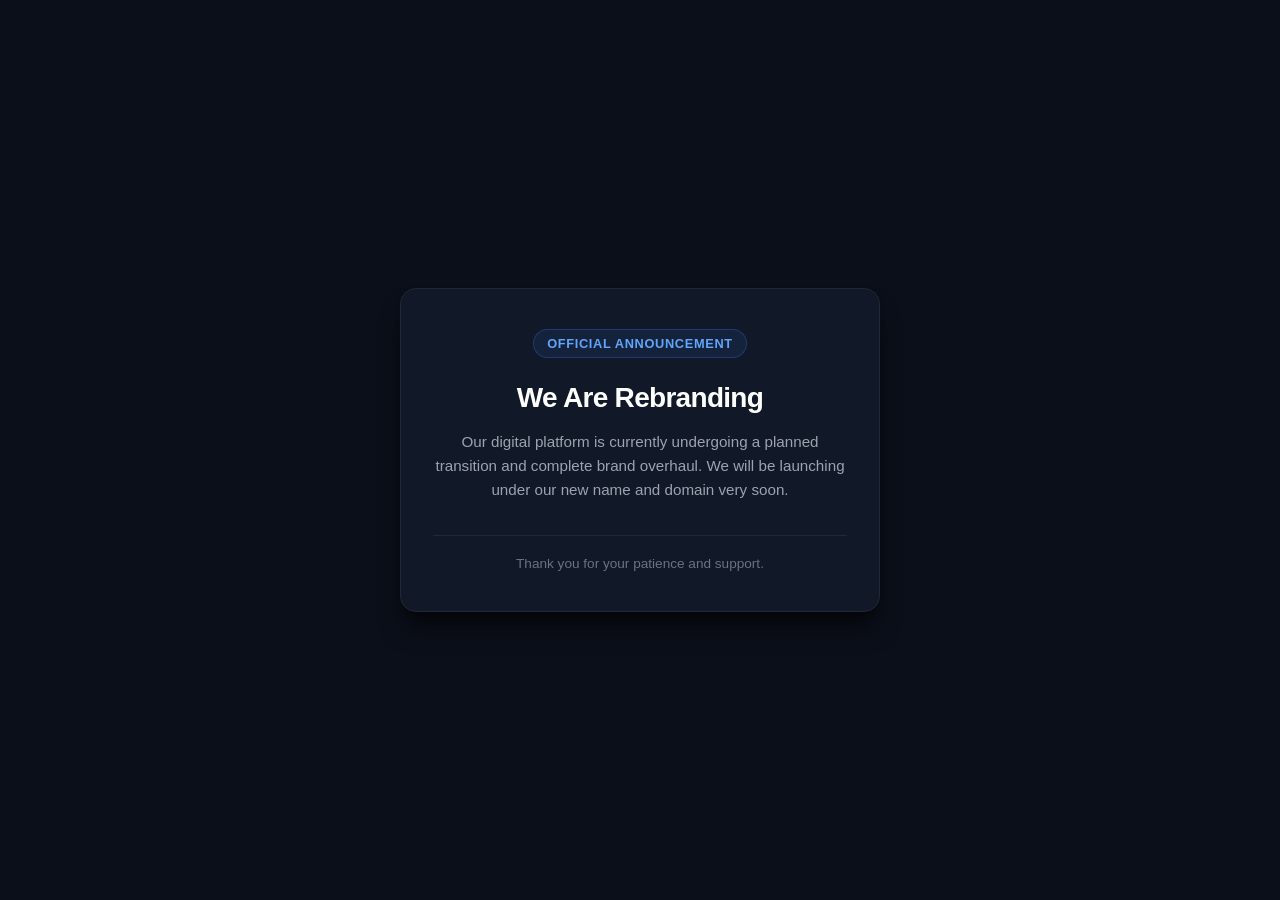
<file: Maintain.html>
<!DOCTYPE html>
<html lang="en">
<head>
    <meta charset="UTF-8">
    <meta name="viewport" content="width=device-width, initial-scale=1.0">
    <title>We Are Rebranding | Coming Soon</title>
    <style>
        * {
            box-sizing: border-box;
            margin: 0;
            padding: 0;
        }
        body {
            font-family: -apple-system, BlinkMacSystemFont, "Segoe UI", Roboto, Oxygen, Ubuntu, Cantarell, sans-serif;
            background-color: #0b0f19;
            color: #f3f4f6;
            min-height: 100vh;
            display: flex;
            align-items: center;
            justify-content: center;
            padding: 1.5rem;
        }
        .card {
            background: #111827;
            border: 1px solid #1f2937;
            border-radius: 1rem;
            padding: 2.5rem 2rem;
            max-width: 480px;
            width: 100%;
            text-align: center;
            box-shadow: 0 20px 25px -5px rgba(0, 0, 0, 0.5), 0 8px 10px -6px rgba(0, 0, 0, 0.5);
        }
        .badge {
            display: inline-block;
            background: rgba(59, 130, 246, 0.1);
            color: #60a5fa;
            border: 1px solid rgba(59, 130, 246, 0.25);
            font-size: 0.8rem;
            font-weight: 600;
            padding: 0.35rem 0.85rem;
            border-radius: 9999px;
            margin-bottom: 1.5rem;
            text-transform: uppercase;
            letter-spacing: 0.05em;
        }
        h1 {
            font-size: 1.75rem;
            font-weight: 700;
            margin-bottom: 1rem;
            color: #ffffff;
            letter-spacing: -0.025em;
        }
        p {
            color: #9ca3af;
            font-size: 0.95rem;
            line-height: 1.6;
            margin-bottom: 2rem;
        }
        .divider {
            height: 1px;
            background-color: #1f2937;
            margin-bottom: 1.25rem;
        }
        .footer-text {
            font-size: 0.85rem;
            color: #6b7280;
        }
    </style>
</head>
<body>
    <div class="card">
        <span class="badge">Official Announcement</span>
        <h1>We Are Rebranding</h1>
        <p>Our digital platform is currently undergoing a planned transition and complete brand overhaul. We will be launching under our new name and domain very soon.</p>
        <div class="divider"></div>
        <div class="footer-text">
            Thank you for your patience and support.
        </div>
    </div>
</body>
</html>
</file>
<file: style.css>
/* ===================================================================
   RINIX AGENCY — CORE STYLESHEET
   =================================================================== */

:root {
  /* Colors */
  --bg-primary: #0A0A0C;
  --bg-secondary: #0F1015;
  --card-bg: #121218;
  --elevated: #181923;
  --accent-blue: #00D2FF;
  --accent-violet: #7C3AED;
  --accent-magenta: #C026D3;
  --text-primary: #F8F9FA;
  --text-secondary: #B4B7C5;
  --text-muted: #777B8A;
  --border-subtle: rgba(255, 255, 255, 0.08);
  --border-accent: rgba(0, 210, 255, 0.35);
  --gradient-brand: linear-gradient(135deg, var(--accent-blue) 0%, var(--accent-violet) 55%, var(--accent-magenta) 100%);

  /* Type */
  --font-display: 'Outfit', 'Inter', system-ui, sans-serif;
  --font-body: 'Inter', 'Outfit', system-ui, sans-serif;

  /* Spacing scale */
  --space-1: 0.5rem;
  --space-2: 1rem;
  --space-3: 1.5rem;
  --space-4: 2rem;
  --space-5: 3rem;
  --space-6: 4.5rem;
  --space-7: 7rem;

  /* Layout */
  --max-width: 1180px;
  --radius-sm: 10px;
  --radius-md: 16px;
  --radius-lg: 24px;
  --header-h: 76px;

  --ease: cubic-bezier(0.22, 1, 0.36, 1);
}

/* ---------- Reset ---------- */
*, *::before, *::after { box-sizing: border-box; }
html { scroll-behavior: smooth; }
@media (prefers-reduced-motion: reduce) {
  html { scroll-behavior: auto; }
  *, *::before, *::after {
    animation-duration: 0.01ms !important;
    animation-iteration-count: 1 !important;
    transition-duration: 0.01ms !important;
    scroll-behavior: auto !important;
  }
}

body {
  margin: 0;
  background: var(--bg-primary);
  color: var(--text-primary);
  font-family: var(--font-body);
  font-size: 16px;
  line-height: 1.6;
  -webkit-font-smoothing: antialiased;
}

h1, h2, h3, h4 {
  font-family: var(--font-display);
  font-weight: 700;
  line-height: 1.15;
  margin: 0;
  letter-spacing: -0.02em;
}

p { margin: 0; }
a { color: inherit; text-decoration: none; }
img { max-width: 100%; display: block; }
button { font-family: inherit; cursor: pointer; }
ul, ol { margin: 0; padding: 0; list-style: none; }

:focus-visible {
  outline: 2px solid var(--accent-blue);
  outline-offset: 3px;
  border-radius: 4px;
}

.skip-link {
  position: absolute;
  left: -999px;
  top: 0;
  background: var(--accent-blue);
  color: #000;
  padding: 10px 16px;
  z-index: 1000;
  border-radius: 0 0 8px 0;
  font-weight: 600;
}
.skip-link:focus { left: 0; }

.container {
  max-width: var(--max-width);
  margin: 0 auto;
  padding: 0 var(--space-3);
}

.gradient-text {
  background: var(--gradient-brand);
  -webkit-background-clip: text;
  background-clip: text;
  color: transparent;
}

.eyebrow {
  font-family: var(--font-display);
  font-size: 0.8rem;
  font-weight: 600;
  letter-spacing: 0.14em;
  text-transform: uppercase;
  color: var(--accent-blue);
  margin: 0 0 var(--space-2);
}

/* ---------- Buttons ---------- */
.btn {
  display: inline-flex;
  align-items: center;
  justify-content: center;
  gap: 8px;
  padding: 14px 26px;
  border-radius: var(--radius-sm);
  font-family: var(--font-display);
  font-weight: 600;
  font-size: 0.95rem;
  border: 1px solid transparent;
  transition: transform 0.25s var(--ease), box-shadow 0.25s var(--ease), border-color 0.25s var(--ease), background 0.25s var(--ease);
  min-height: 48px;
  white-space: nowrap;
}
.btn-primary {
  background: var(--gradient-brand);
  color: #050507;
}
.btn-primary:hover {
  box-shadow: 0 8px 30px -8px rgba(0, 210, 255, 0.5);
  transform: translateY(-2px);
}
.btn-secondary {
  background: rgba(255, 255, 255, 0.03);
  color: var(--text-primary);
  border-color: var(--border-subtle);
}
.btn-secondary:hover {
  border-color: var(--border-accent);
  background: rgba(0, 210, 255, 0.06);
}
.btn-sm { padding: 10px 16px; min-height: 40px; font-size: 0.85rem; }

/* ---------- Header / Nav ---------- */
.site-header {
  position: fixed;
  top: 0; left: 0; right: 0;
  z-index: 500;
  height: var(--header-h);
  display: flex;
  align-items: center;
  background: rgba(10, 10, 12, 0.7);
  backdrop-filter: blur(14px) saturate(140%);
  -webkit-backdrop-filter: blur(14px) saturate(140%);
  border-bottom: 1px solid transparent;
  transition: border-color 0.3s var(--ease), background 0.3s var(--ease);
}
.site-header.scrolled {
  border-bottom-color: var(--border-subtle);
  background: rgba(10, 10, 12, 0.88);
}

.navbar {
  width: 100%;
  max-width: var(--max-width);
  margin: 0 auto;
  padding: 0 var(--space-3);
  display: flex;
  align-items: center;
  justify-content: space-between;
}

.brand {
  display: inline-flex;
  align-items: center;
  gap: 10px;
  font-family: var(--font-display);
  font-weight: 700;
  font-size: 1.15rem;
}
.brand-mark { width: 34px; height: 34px; }

.nav-menu {
  display: flex;
  align-items: center;
  gap: var(--space-4);
}
.nav-link {
  font-size: 0.95rem;
  font-weight: 500;
  color: var(--text-secondary);
  position: relative;
  padding: 6px 0;
  transition: color 0.2s var(--ease);
}
.nav-link:hover { color: var(--text-primary); }
.nav-link::after {
  content: "";
  position: absolute;
  left: 0; bottom: 0;
  width: 0; height: 2px;
  background: var(--gradient-brand);
  transition: width 0.25s var(--ease);
}
.nav-link:hover::after { width: 100%; }
.nav-cta {
  background: var(--gradient-brand);
  color: #050507 !important;
  padding: 10px 20px;
  border-radius: var(--radius-sm);
  font-weight: 600;
}
.nav-cta::after { display: none; }

.nav-toggle {
  display: none;
  flex-direction: column;
  justify-content: center;
  gap: 5px;
  width: 44px;
  height: 44px;
  background: transparent;
  border: 1px solid var(--border-subtle);
  border-radius: var(--radius-sm);
}
.nav-toggle span {
  display: block;
  width: 20px;
  height: 2px;
  margin: 0 auto;
  background: var(--text-primary);
  transition: transform 0.25s var(--ease), opacity 0.25s var(--ease);
}
.nav-toggle[aria-expanded="true"] span:nth-child(1) { transform: translateY(7px) rotate(45deg); }
.nav-toggle[aria-expanded="true"] span:nth-child(2) { opacity: 0; }
.nav-toggle[aria-expanded="true"] span:nth-child(3) { transform: translateY(-7px) rotate(-45deg); }

/* ---------- Hero ---------- */
.hero {
  position: relative;
  padding: calc(var(--header-h) + var(--space-6)) 0 var(--space-6);
  overflow: hidden;
}
.hero-glow {
  position: absolute;
  inset: -20% -10% auto -10%;
  height: 700px;
  background:
    radial-gradient(600px 400px at 20% 20%, rgba(0, 210, 255, 0.16), transparent 60%),
    radial-gradient(600px 400px at 80% 10%, rgba(192, 38, 211, 0.14), transparent 60%);
  pointer-events: none;
  z-index: 0;
}
.hero-inner { position: relative; z-index: 1; max-width: 760px; }
.hero-title {
  font-size: clamp(2.4rem, 5.5vw, 4.2rem);
  margin-bottom: var(--space-3);
}
.hero-sub {
  font-size: 1.15rem;
  color: var(--text-secondary);
  max-width: 560px;
  margin-bottom: var(--space-4);
}
.hero-actions {
  display: flex;
  gap: var(--space-2);
  flex-wrap: wrap;
  margin-bottom: var(--space-4);
}
.hero-meta {
  display: flex;
  gap: 10px;
  flex-wrap: wrap;
}
.meta-pill {
  font-size: 0.78rem;
  font-weight: 500;
  color: var(--text-muted);
  border: 1px solid var(--border-subtle);
  padding: 6px 14px;
  border-radius: 999px;
  background: rgba(255, 255, 255, 0.02);
}

/* ---------- Sections ---------- */
.section { padding: var(--space-6) 0; }
.section-alt { background: var(--bg-secondary); }
.section-title {
  font-size: clamp(1.9rem, 3.6vw, 2.7rem);
  margin-bottom: var(--space-2);
}
.section-sub {
  color: var(--text-secondary);
  font-size: 1.05rem;
  max-width: 560px;
}
.section-head { margin-bottom: var(--space-5); max-width: 640px; }

.about-grid {
  display: grid;
  grid-template-columns: 1fr 1.1fr;
  gap: var(--space-5);
  align-items: start;
}
.about-copy p { color: var(--text-secondary); margin-bottom: var(--space-2); font-size: 1.05rem; }
.about-copy p:last-child { margin-bottom: 0; }

/* ---------- Grid / Cards ---------- */
.grid { display: grid; gap: var(--space-3); }
.services-grid { grid-template-columns: repeat(3, 1fr); }

.card {
  background: var(--card-bg);
  border: 1px solid var(--border-subtle);
  border-radius: var(--radius-md);
  padding: var(--space-4);
  transition: transform 0.3s var(--ease), border-color 0.3s var(--ease), background 0.3s var(--ease);
}
.card:hover {
  transform: translateY(-4px);
  border-color: var(--border-accent);
  background: var(--elevated);
}
.card-icon {
  width: 46px; height: 46px;
  margin-bottom: var(--space-2);
}
.card-icon svg { width: 100%; height: 100%; }
.service-card h3 { font-size: 1.15rem; margin-bottom: 8px; }
.service-card p { color: var(--text-secondary); font-size: 0.95rem; }

/* ---------- Portfolio ---------- */
.portfolio-grid { grid-template-columns: repeat(3, 1fr); }
.portfolio-card {
  background: var(--card-bg);
  border: 1px solid var(--border-subtle);
  border-radius: var(--radius-md);
  overflow: hidden;
  display: flex;
  flex-direction: column;
  transition: transform 0.3s var(--ease), border-color 0.3s var(--ease);
}
.portfolio-card:hover { transform: translateY(-4px); border-color: var(--border-accent); }
.portfolio-thumb {
  aspect-ratio: 16 / 10;
  width: 100%;
  overflow: hidden;
  background: var(--elevated);
}
.portfolio-thumb img {
  width: 100%; height: 100%;
  object-fit: cover;
  transition: transform 0.5s var(--ease);
}
.portfolio-card:hover .portfolio-thumb img { transform: scale(1.06); }
.portfolio-body { padding: var(--space-3); flex: 1; display: flex; flex-direction: column; }
.portfolio-category {
  font-size: 0.72rem;
  font-weight: 600;
  letter-spacing: 0.08em;
  text-transform: uppercase;
  color: var(--accent-blue);
  margin-bottom: 6px;
}
.portfolio-body h3 { font-size: 1.2rem; margin-bottom: 6px; }
.portfolio-body p { color: var(--text-secondary); font-size: 0.92rem; margin-bottom: var(--space-2); }
.portfolio-tags { display: flex; flex-wrap: wrap; gap: 6px; margin-bottom: var(--space-2); }
.tag {
  font-size: 0.72rem;
  color: var(--text-muted);
  border: 1px solid var(--border-subtle);
  padding: 3px 10px;
  border-radius: 999px;
}
.portfolio-link {
  margin-top: auto;
  font-size: 0.9rem;
  font-weight: 600;
  color: var(--accent-blue);
  display: inline-flex;
  align-items: center;
  gap: 6px;
}
.portfolio-link svg { width: 14px; height: 14px; transition: transform 0.2s var(--ease); }
.portfolio-card:hover .portfolio-link svg { transform: translate(2px, -2px); }

/* ---------- Process ---------- */
.process-list { display: flex; flex-direction: column; gap: var(--space-4); max-width: 720px; }
.process-step {
  display: grid;
  grid-template-columns: 64px 1fr;
  gap: var(--space-3);
  padding-bottom: var(--space-4);
  border-bottom: 1px solid var(--border-subtle);
}
.process-step:last-child { border-bottom: none; padding-bottom: 0; }
.step-index {
  font-family: var(--font-display);
  font-size: 1.4rem;
  font-weight: 700;
  background: var(--gradient-brand);
  -webkit-background-clip: text;
  background-clip: text;
  color: transparent;
}
.process-step h3 { font-size: 1.2rem; margin-bottom: 6px; }
.process-step p { color: var(--text-secondary); font-size: 0.98rem; }

/* ---------- Contact ---------- */
.contact-grid {
  display: grid;
  grid-template-columns: 0.9fr 1.1fr;
  gap: var(--space-5);
  align-items: start;
}
.inline-link {
  color: var(--accent-blue);
  font-weight: 600;
  border-bottom: 1px solid rgba(0, 210, 255, 0.35);
  transition: border-color 0.2s var(--ease);
}
.inline-link:hover { border-color: var(--accent-blue); }

.contact-form {
  background: var(--card-bg);
  border: 1px solid var(--border-subtle);
  border-radius: var(--radius-lg);
  padding: var(--space-4);
  display: flex;
  flex-direction: column;
  gap: var(--space-2);
}
.form-row { display: flex; flex-direction: column; gap: 6px; }
.form-row label {
  font-size: 0.85rem;
  font-weight: 600;
  color: var(--text-secondary);
}
.form-row input,
.form-row select,
.form-row textarea {
  background: var(--bg-primary);
  border: 1px solid var(--border-subtle);
  border-radius: var(--radius-sm);
  padding: 12px 14px;
  color: var(--text-primary);
  font-family: var(--font-body);
  font-size: 0.95rem;
  min-height: 48px;
  transition: border-color 0.2s var(--ease);
}
.form-row textarea { min-height: 120px; resize: vertical; }
.form-row input:focus,
.form-row select:focus,
.form-row textarea:focus {
  border-color: var(--accent-blue);
  outline: none;
}
.form-row.invalid input,
.form-row.invalid select,
.form-row.invalid textarea {
  border-color: var(--accent-magenta);
}
.field-error {
  font-size: 0.8rem;
  color: var(--accent-magenta);
  min-height: 1em;
}
.form-submit { margin-top: var(--space-1); align-self: flex-start; }
.form-status {
  font-size: 0.9rem;
  min-height: 1.2em;
}
.form-status.success { color: var(--accent-blue); }
.form-status.error { color: var(--accent-magenta); }

/* ---------- Footer ---------- */
.site-footer {
  border-top: 1px solid var(--border-subtle);
  padding: var(--space-5) 0 var(--space-3);
  background: var(--bg-secondary);
}
/* Update this in your style.css */
.footer-grid {
  display: grid;
  grid-template-columns: 1.4fr 1fr 1fr 1.2fr;
  gap: var(--space-4);
  margin-bottom: var(--space-4);
}

/* Mobile responsive fix for 4 columns */
@media (max-width: 767px) {
  .footer-grid {
    grid-template-columns: 1fr;
    gap: var(--space-4);
  }
}

.footer-tag { color: var(--text-muted); font-size: 0.9rem; margin-top: var(--space-1); max-width: 260px; }
.footer-nav, .footer-contact { display: flex; flex-direction: column; gap: 10px; }
.footer-nav h4, .footer-contact h4 {
  font-size: 0.8rem;
  text-transform: uppercase;
  letter-spacing: 0.08em;
  color: var(--text-muted);
  margin-bottom: 4px;
}
.footer-nav a, .footer-contact a { color: var(--text-secondary); font-size: 0.95rem; }
.footer-nav a:hover, .footer-contact a:hover { color: var(--text-primary); }
.footer-bottom {
  border-top: 1px solid var(--border-subtle);
  padding-top: var(--space-3);
  color: var(--text-muted);
  font-size: 0.85rem;
}

/* ---------- Install toast ---------- */
.install-toast {
  position: fixed;
  bottom: var(--space-3);
  left: 50%;
  transform: translateX(-50%);
  z-index: 600;
  display: flex;
  align-items: center;
  justify-content: space-between;
  gap: 12px;
  background: var(--elevated);
  border: 1px solid var(--border-subtle);
  border-radius: var(--radius-md);
  padding: 12px 16px;
  box-shadow: 0 20px 50px -20px rgba(0, 0, 0, 0.6);
  width: min(92vw, 420px); /* Fixed width calculation so it doesn't clip */
}

.install-toast span { 
  font-size: 0.88rem; 
  color: var(--text-secondary); 
  white-space: normal; /* Allows text to wrap on very small screens without pushing buttons out */
  line-height: 1.3;
}


/* style.css mein update karein */
.toast-dismiss {
  background: transparent;
  border: none;
  color: var(--text-muted);
  font-size: 1.2rem; /* Thoda bada size */
  display: flex;
  align-items: center;
  justify-content: center;
  min-width: 44px; /* Mobile par touch karne ke liye zaroori */
  min-height: 44px;
  border-radius: 50%; /* Premium gol aakar */
  transition: background 0.2s var(--ease), color 0.2s var(--ease);
}

.toast-dismiss:hover {
  background: rgba(255, 255, 255, 0.1);
  color: var(--text-primary);
}


/* ---------- Scroll reveal ---------- */
.reveal {
  opacity: 0;
  transform: translateY(18px);
  transition: opacity 0.7s var(--ease), transform 0.7s var(--ease);
}
.reveal.in-view { opacity: 1; transform: translateY(0); }
@media (prefers-reduced-motion: reduce) {
  .reveal { opacity: 1; transform: none; transition: none; }
}

/* ---------- 404 helper (used if 404.html is added) ---------- */
.error-page {
  min-height: 100vh;
  display: flex;
  flex-direction: column;
  align-items: center;
  justify-content: center;
  text-align: center;
  padding: var(--space-4);
}
/* Fix: Ensures the hidden attribute completely hides the toast */
.install-toast[hidden] {
  display: none !important;
}

/* ---------- Pricing Section Styles ---------- */
.pricing-grid {
  display: grid;
  grid-template-columns: repeat(3, 1fr);
  gap: var(--space-3);
  align-items: stretch;
}

.pricing-card {
  background: var(--card-bg);
  border: 1px solid var(--border-subtle);
  border-radius: var(--radius-md);
  padding: var(--space-4);
  display: flex;
  flex-direction: column;
  position: relative;
  transition: transform 0.3s var(--ease), border-color 0.3s var(--ease);
}

.pricing-card.popular {
  border-color: var(--border-accent);
  background: var(--elevated);
}

.pricing-card:hover {
  transform: translateY(-4px);
  border-color: var(--accent-blue);
}

.pricing-badge {
  position: absolute;
  top: -12px;
  right: var(--space-3);
  background: var(--gradient-brand);
  color: #050507;
  font-size: 0.7rem;
  font-weight: 700;
  text-transform: uppercase;
  letter-spacing: 0.08em;
  padding: 4px 10px;
  border-radius: 999px;
}

.pricing-card h3 {
  font-size: 1.25rem;
  margin-bottom: 6px;
}

.pricing-price {
  font-family: var(--font-display);
  font-size: 1.8rem;
  font-weight: 800;
  color: var(--text-primary);
  margin-bottom: var(--space-3);
}

.pricing-features {
  list-style: none;
  padding: 0;
  margin: 0 0 var(--space-4) 0;
  display: flex;
  flex-direction: column;
  gap: 10px;
  flex: 1;
}

.pricing-features li {
  font-size: 0.92rem;
  color: var(--text-secondary);
  display: flex;
  align-items: center;
  gap: 8px;
}

.pricing-features li i {
  color: var(--accent-blue);
  font-size: 0.85rem;
}

/* Responsive adjustment for pricing cards */
@media (max-width: 1023px) {
  .pricing-grid {
    grid-template-columns: 1fr;
    max-width: 480px;
    margin: 0 auto;
  }
}
</file>
<file: responsive.css>
/* ===================================================================
   RINIX AGENCY — RESPONSIVE RULES
   Mobile-first base is in style.css; this file layers breakpoints.
   Tested at 320, 375, 414, 768, 1024, 1440, 1920.
   =================================================================== */

/* ---------- Base mobile (<768px) ---------- */
@media (max-width: 767px) {
  .nav-toggle { display: flex; }

  .nav-menu {
    position: fixed;
    top: var(--header-h);
    left: 0; right: 0;
    flex-direction: column;
    align-items: stretch;
    gap: 0;
    background: rgba(10, 10, 12, 0.98);
    backdrop-filter: blur(16px);
    border-bottom: 1px solid var(--border-subtle);
    padding: var(--space-2) var(--space-3) var(--space-3);
    transform: translateY(-8px);
    opacity: 0;
    visibility: hidden;
    pointer-events: none;
    transition: opacity 0.25s var(--ease), transform 0.25s var(--ease), visibility 0.25s;
  }
  .nav-menu.open {
    transform: translateY(0);
    opacity: 1;
    visibility: visible;
    pointer-events: auto;
  }
  .nav-menu li { width: 100%; }
  .nav-link {
    display: block;
    padding: 14px 4px;
    font-size: 1.05rem;
    border-bottom: 1px solid var(--border-subtle);
  }
  .nav-cta { margin-top: 10px; text-align: center; border-bottom: none; }

  .about-grid,
  .contact-grid {
    grid-template-columns: 1fr;
    gap: var(--space-4);
  }

  .services-grid,
  .portfolio-grid {
    grid-template-columns: 1fr;
  }

  .footer-grid {
    grid-template-columns: 1fr;
    gap: var(--space-3);
  }

  .process-step {
    grid-template-columns: 44px 1fr;
    gap: var(--space-2);
  }
  .step-index { font-size: 1.1rem; }

  .hero { padding-top: calc(var(--header-h) + var(--space-4)); padding-bottom: var(--space-5); }
  .hero-actions .btn { flex: 1 1 auto; }
   }

@media (max-width: 767px) {
  .install-toast {
    left: var(--space-2);
    right: var(--space-2);
    transform: none;
    width: auto; 
    gap: 8px;
    padding: 10px 12px;
  }
}


/* ---------- 375–414 tightening ---------- */
@media (max-width: 414px) {
  .container { padding: 0 var(--space-2); }
  .hero-title { font-size: clamp(2rem, 8vw, 2.6rem); }
  .btn { width: 100%; }
  .hero-actions { flex-direction: column; }
}

/* ---------- Small tablets / large phones landscape (768–1023) ---------- */
@media (min-width: 768px) and (max-width: 1023px) {
  .services-grid { grid-template-columns: repeat(2, 1fr); }
  .portfolio-grid { grid-template-columns: repeat(2, 1fr); }
  .about-grid { grid-template-columns: 1fr; gap: var(--space-3); }
  .contact-grid { grid-template-columns: 1fr; }
  .footer-grid { grid-template-columns: 1.2fr 1fr 1fr; }
}

/* ---------- Tablets/small laptops (1024) ---------- */
@media (min-width: 1024px) and (max-width: 1439px) {
  .container { padding: 0 var(--space-3); }
}

/* ---------- Large desktop (1440+) ---------- */
@media (min-width: 1440px) {
  :root { --max-width: 1280px; }
  .hero-title { font-size: clamp(3.2rem, 4.6vw, 4.6rem); }
}

/* ---------- Ultra-wide (1920+) ---------- */
@media (min-width: 1920px) {
  :root { --max-width: 1400px; }
  body { font-size: 17px; }
}

/* ---------- Touch target safety net ---------- */
@media (pointer: coarse) {
  .btn, .nav-link, .toast-dismiss, .form-row input, .form-row select, .form-row textarea {
    min-height: 44px;
  }
}
</file>
